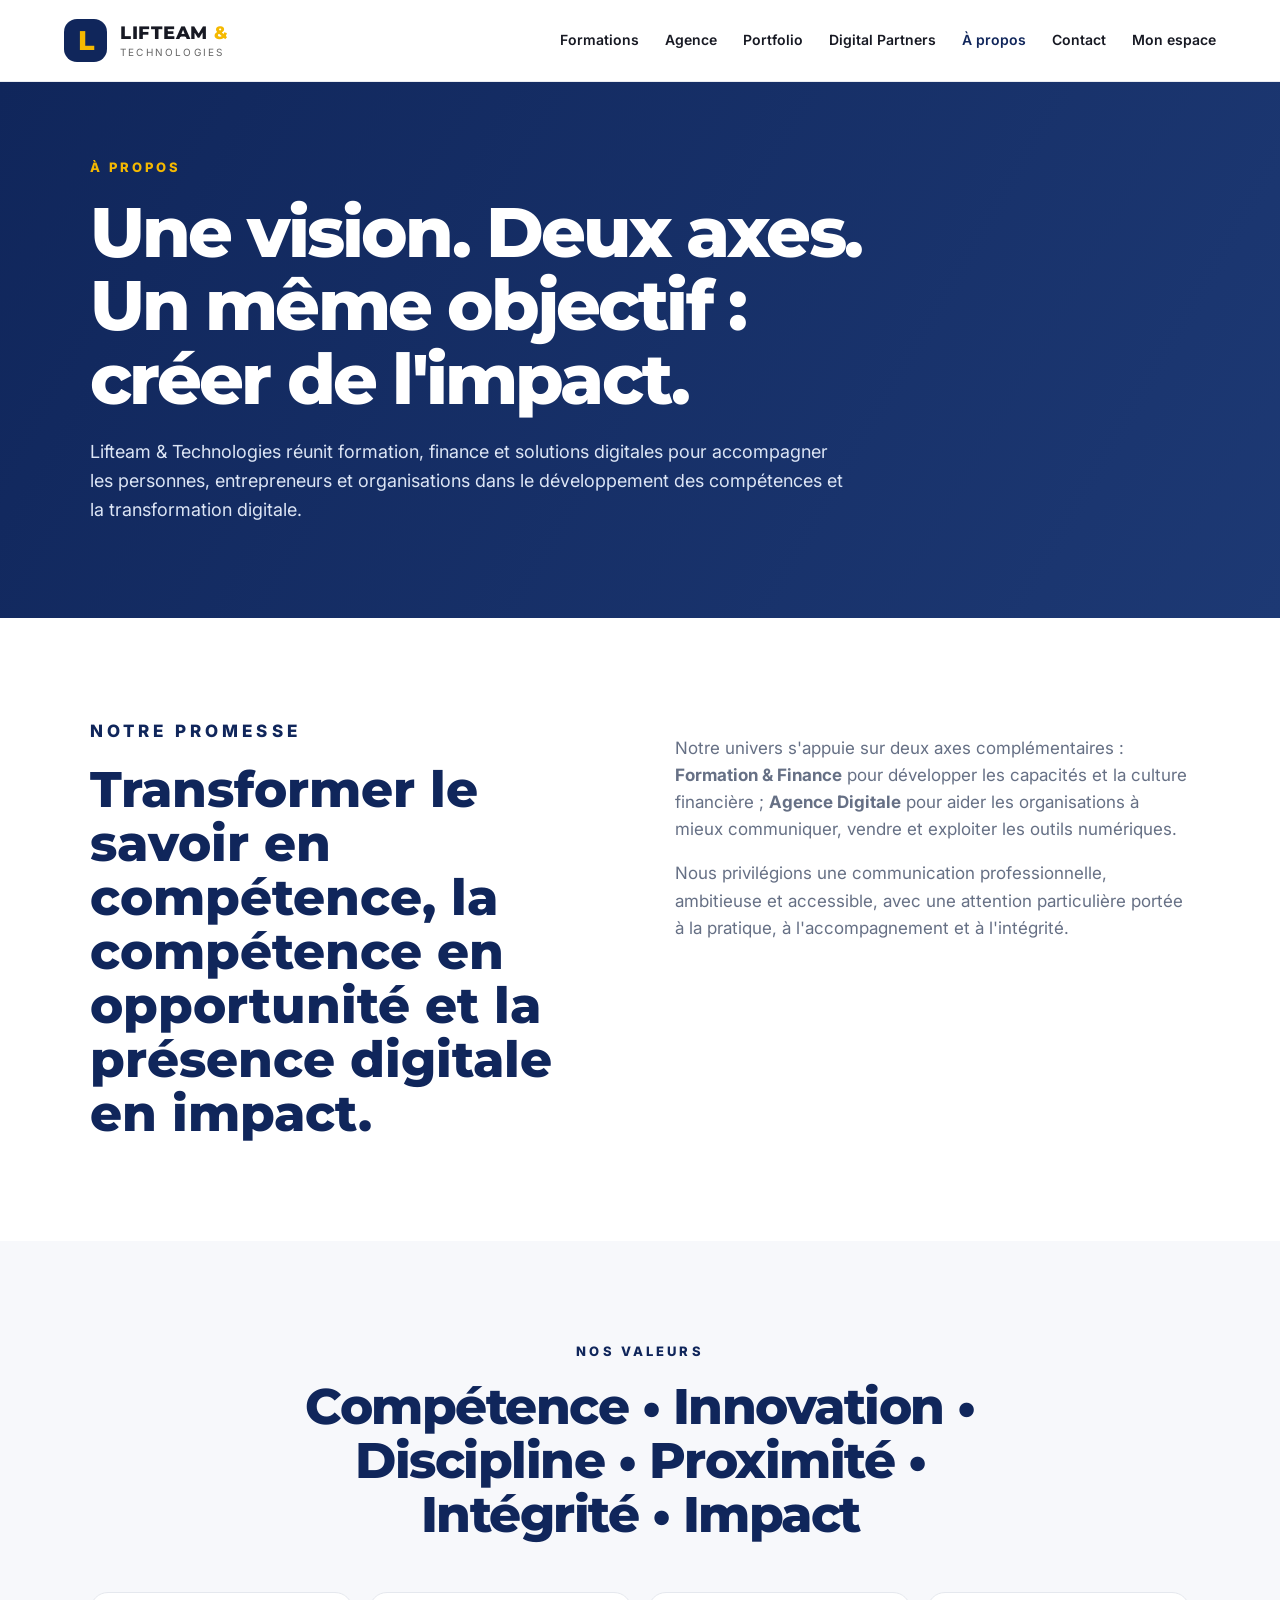
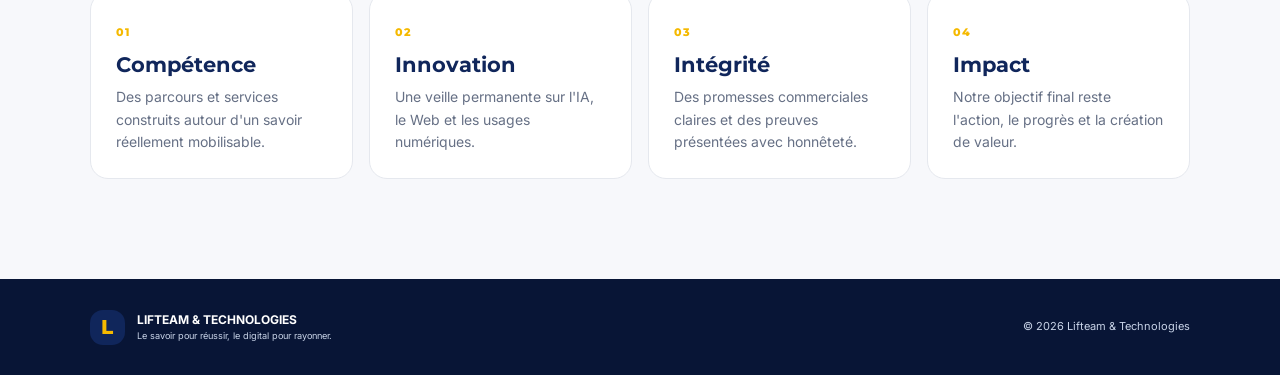
<file: a-propos.html>
<!doctype html><html lang="fr"><head><meta charset="utf-8"><meta name="viewport" content="width=device-width, initial-scale=1"><meta name="description" content="À propos de Lifteam & Technologies : vision, mission, valeurs et méthode."><meta name="theme-color" content="#10265B"><title>À propos | Lifteam & Technologies</title><link rel="stylesheet" href="styles.css"><link href="https://fonts.googleapis.com/css2?family=Inter:wght@400;500;600;700;800&family=Montserrat:wght@600;700;800&display=swap" rel="stylesheet"></head><body><header class="site-header"><a class="brand" href="index.html"><span class="brand-mark">L</span><span><strong>LIFTEAM <em>&amp;</em></strong><small>TECHNOLOGIES</small></span></a><nav class="desktop-nav"><a href="index.html#formations">Formations</a><a href="agence.html">Agence</a><a href="portfolio.html">Portfolio</a><a href="digital-partners.html">Digital Partners</a><a class="active-link" href="a-propos.html">À propos</a><a href="index.html#contact">Contact</a><a href="auth.html">Mon espace</a></nav><button class="menu-btn" aria-label="Menu">☰</button></header><main><section class="inner-hero compact"><p class="eyebrow">À PROPOS</p><h1>Une vision. Deux axes. Un même objectif : créer de l'impact.</h1><p>Lifteam & Technologies réunit formation, finance et solutions digitales pour accompagner les personnes, entrepreneurs et organisations dans le développement des compétences et la transformation digitale.</p></section><section class="section about-page"><div class="about-columns"><div><p class="eyebrow dark">NOTRE PROMESSE</p><h2>Transformer le savoir en compétence, la compétence en opportunité et la présence digitale en impact.</h2></div><div><p>Notre univers s'appuie sur deux axes complémentaires : <strong>Formation & Finance</strong> pour développer les capacités et la culture financière ; <strong>Agence Digitale</strong> pour aider les organisations à mieux communiquer, vendre et exploiter les outils numériques.</p><p>Nous privilégions une communication professionnelle, ambitieuse et accessible, avec une attention particulière portée à la pratique, à l'accompagnement et à l'intégrité.</p></div></div></section><section class="section values"><div class="section-heading centered"><p class="eyebrow dark">NOS VALEURS</p><h2>Compétence • Innovation • Discipline • Proximité • Intégrité • Impact</h2></div><div class="proof-grid"><div><span>01</span><h3>Compétence</h3><p>Des parcours et services construits autour d'un savoir réellement mobilisable.</p></div><div><span>02</span><h3>Innovation</h3><p>Une veille permanente sur l'IA, le Web et les usages numériques.</p></div><div><span>03</span><h3>Intégrité</h3><p>Des promesses commerciales claires et des preuves présentées avec honnêteté.</p></div><div><span>04</span><h3>Impact</h3><p>Notre objectif final reste l'action, le progrès et la création de valeur.</p></div></div></section></main><footer><div class="footer-brand"><span class="brand-mark">L</span><div><strong>LIFTEAM &amp; TECHNOLOGIES</strong><small>Le savoir pour réussir, le digital pour rayonner.</small></div></div><p>© 2026 Lifteam &amp; Technologies</p></footer><script src="script.js"></script><script src="referral.js"></script></body></html>
</file>
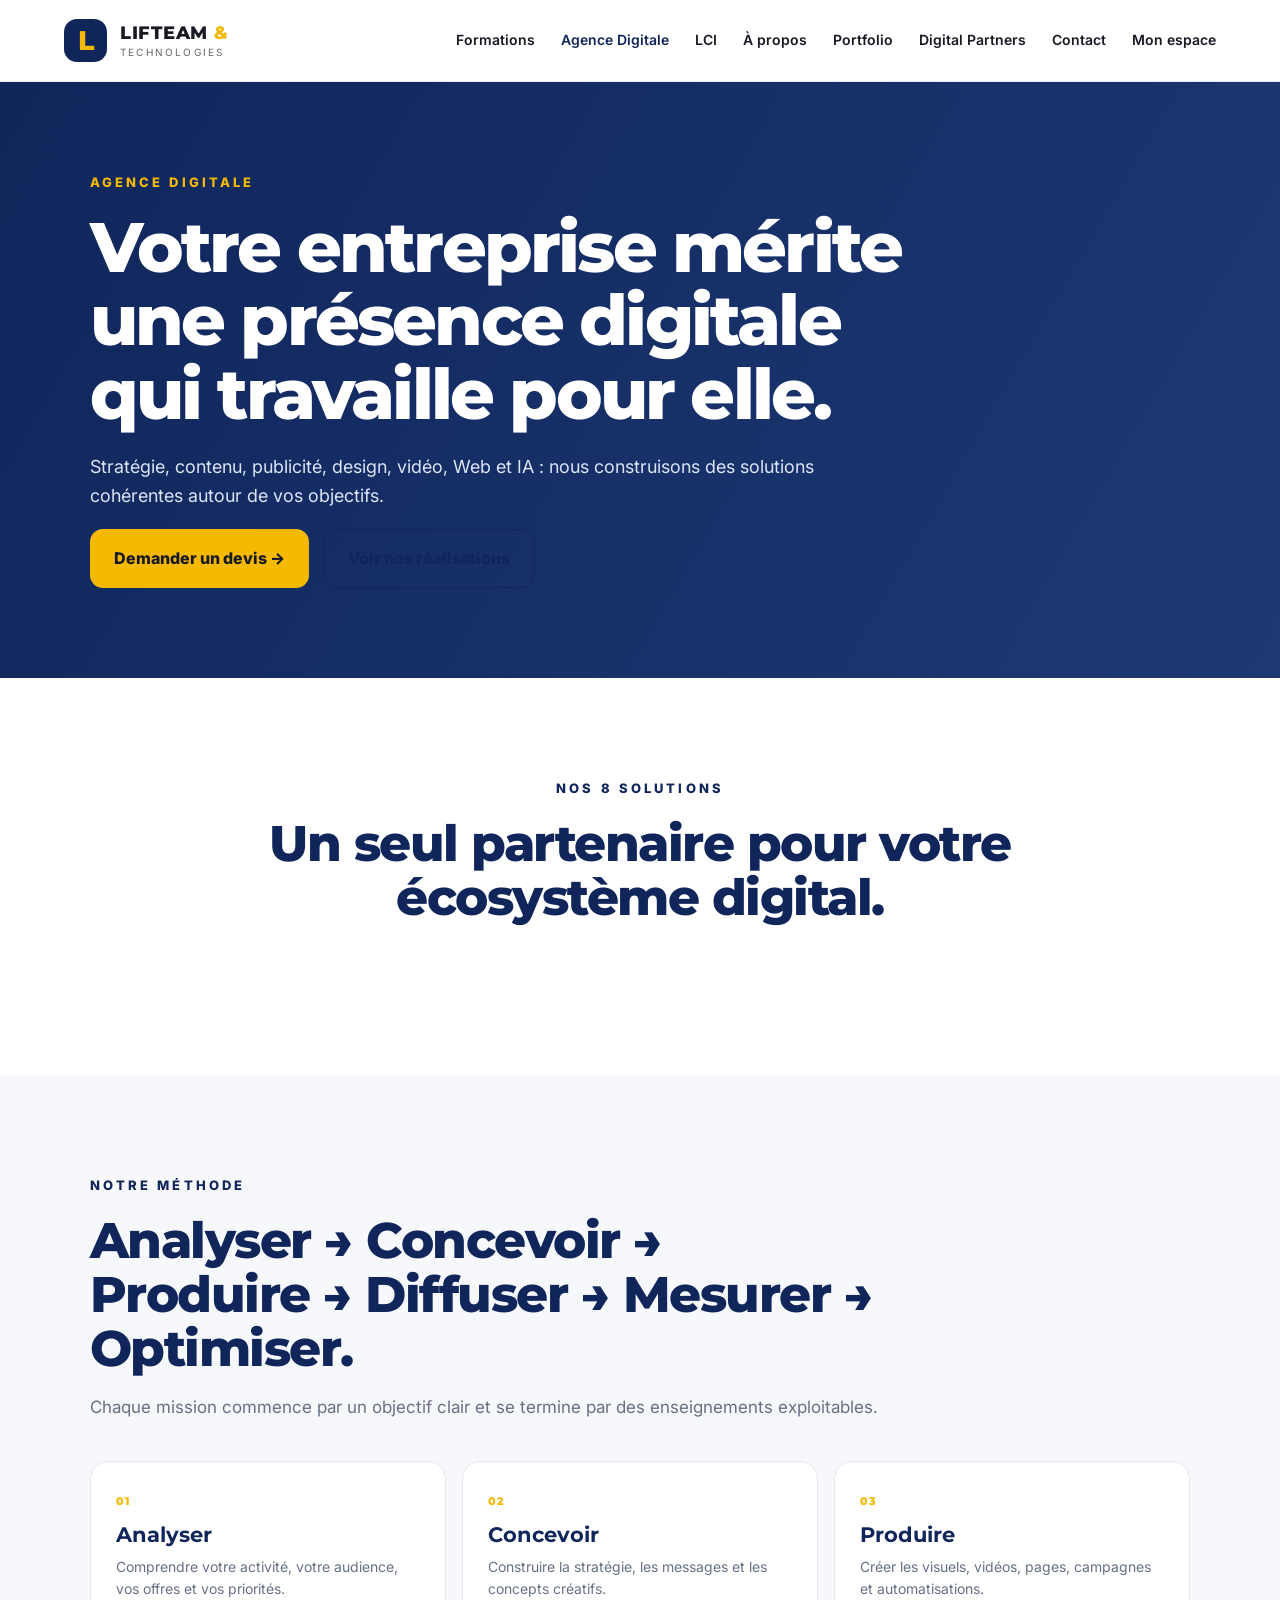
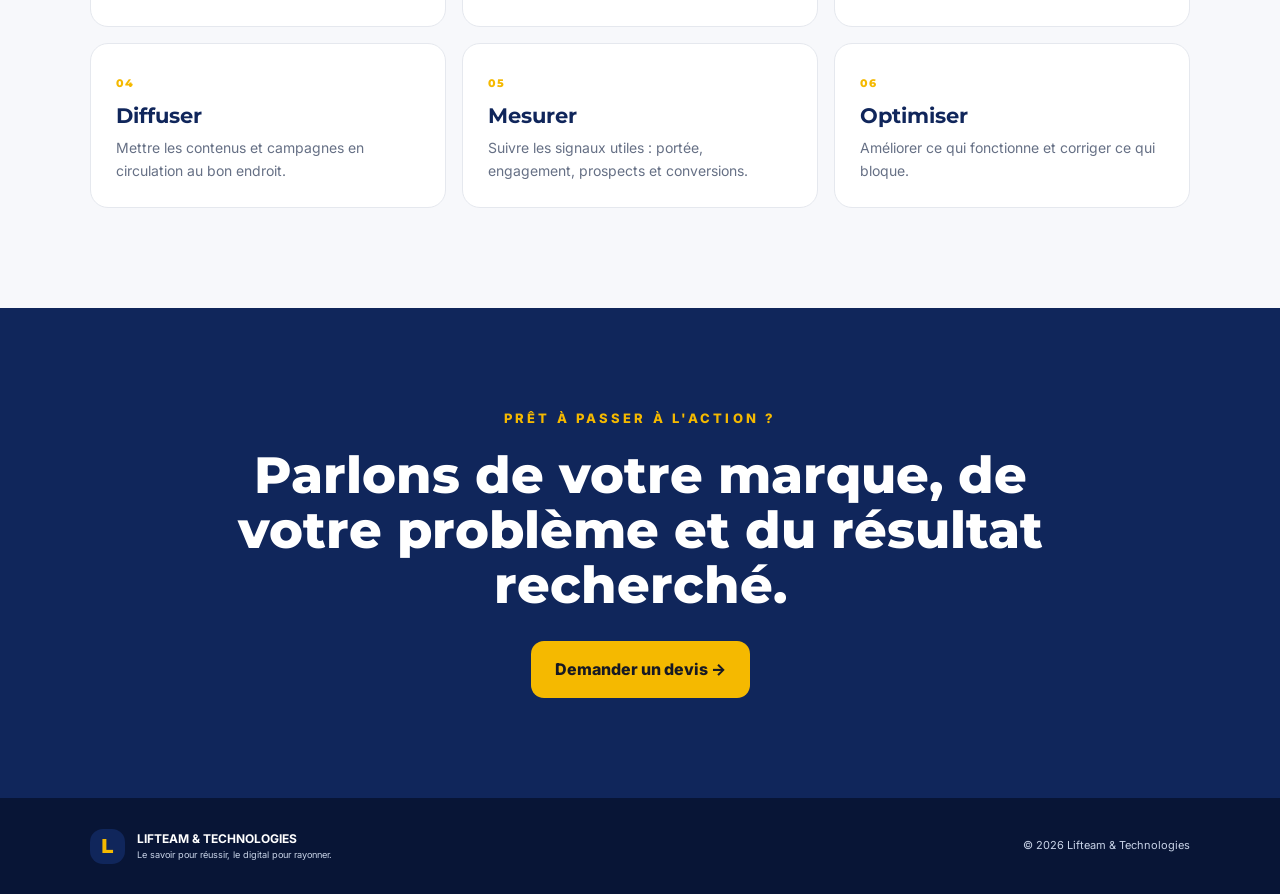
<file: agence.html>
<!doctype html><html lang="fr"><head><meta charset="utf-8"><meta name="viewport" content="width=device-width, initial-scale=1"><meta name="description" content="Agence Digitale Lifteam & Technologies : stratégie, réseaux sociaux, contenu, publicité, design, vidéo, sites Web et automatisation IA."><meta name="theme-color" content="#10265B"><title>Agence Digitale | Lifteam & Technologies</title><link rel="stylesheet" href="styles.css"><link href="https://fonts.googleapis.com/css2?family=Inter:wght@400;500;600;700;800&family=Montserrat:wght@600;700;800&display=swap" rel="stylesheet"></head><body>
<header class="site-header"><a class="brand" href="index.html"><span class="brand-mark">L</span><span><strong>LIFTEAM <em>&amp;</em></strong><small>TECHNOLOGIES</small></span></a><nav class="desktop-nav"><a href="index.html#formations">Formations</a><a class="active-link" href="agence.html">Agence Digitale</a><a href="index.html#lci">LCI</a><a href="a-propos.html">À propos</a><a href="portfolio.html">Portfolio</a><a href="digital-partners.html">Digital Partners</a><a href="index.html#contact">Contact</a><a href="auth.html">Mon espace</a></nav><button class="menu-btn" aria-label="Menu">☰</button></header>
<main><section class="inner-hero"><p class="eyebrow">AGENCE DIGITALE</p><h1>Votre entreprise mérite une présence digitale qui travaille pour elle.</h1><p>Stratégie, contenu, publicité, design, vidéo, Web et IA : nous construisons des solutions cohérentes autour de vos objectifs.</p><div class="actions"><a class="btn btn-gold" href="index.html#contact">Demander un devis →</a><a class="btn btn-outline dark-outline" href="portfolio.html">Voir nos réalisations</a></div></section>
<section class="section"><div class="section-heading centered"><p class="eyebrow dark">NOS 8 SOLUTIONS</p><h2>Un seul partenaire pour votre écosystème digital.</h2></div><div class="service-grid service-grid-large" id="agencyServices"></div></section>
<section class="section process"><div class="section-heading"><p class="eyebrow dark">NOTRE MÉTHODE</p><h2>Analyser → Concevoir → Produire → Diffuser → Mesurer → Optimiser.</h2><p>Chaque mission commence par un objectif clair et se termine par des enseignements exploitables.</p></div><div class="process-grid"><div><span>01</span><h3>Analyser</h3><p>Comprendre votre activité, votre audience, vos offres et vos priorités.</p></div><div><span>02</span><h3>Concevoir</h3><p>Construire la stratégie, les messages et les concepts créatifs.</p></div><div><span>03</span><h3>Produire</h3><p>Créer les visuels, vidéos, pages, campagnes et automatisations.</p></div><div><span>04</span><h3>Diffuser</h3><p>Mettre les contenus et campagnes en circulation au bon endroit.</p></div><div><span>05</span><h3>Mesurer</h3><p>Suivre les signaux utiles : portée, engagement, prospects et conversions.</p></div><div><span>06</span><h3>Optimiser</h3><p>Améliorer ce qui fonctionne et corriger ce qui bloque.</p></div></div></section>
<section class="section quote-cta"><p class="eyebrow">PRÊT À PASSER À L'ACTION ?</p><h2>Parlons de votre marque, de votre problème et du résultat recherché.</h2><a class="btn btn-gold" href="index.html#contact">Demander un devis →</a></section></main><footer><div class="footer-brand"><span class="brand-mark">L</span><div><strong>LIFTEAM &amp; TECHNOLOGIES</strong><small>Le savoir pour réussir, le digital pour rayonner.</small></div></div><p>© 2026 Lifteam &amp; Technologies</p></footer><script src="script.js"></script><script src="referral.js"></script></body></html>
</file>
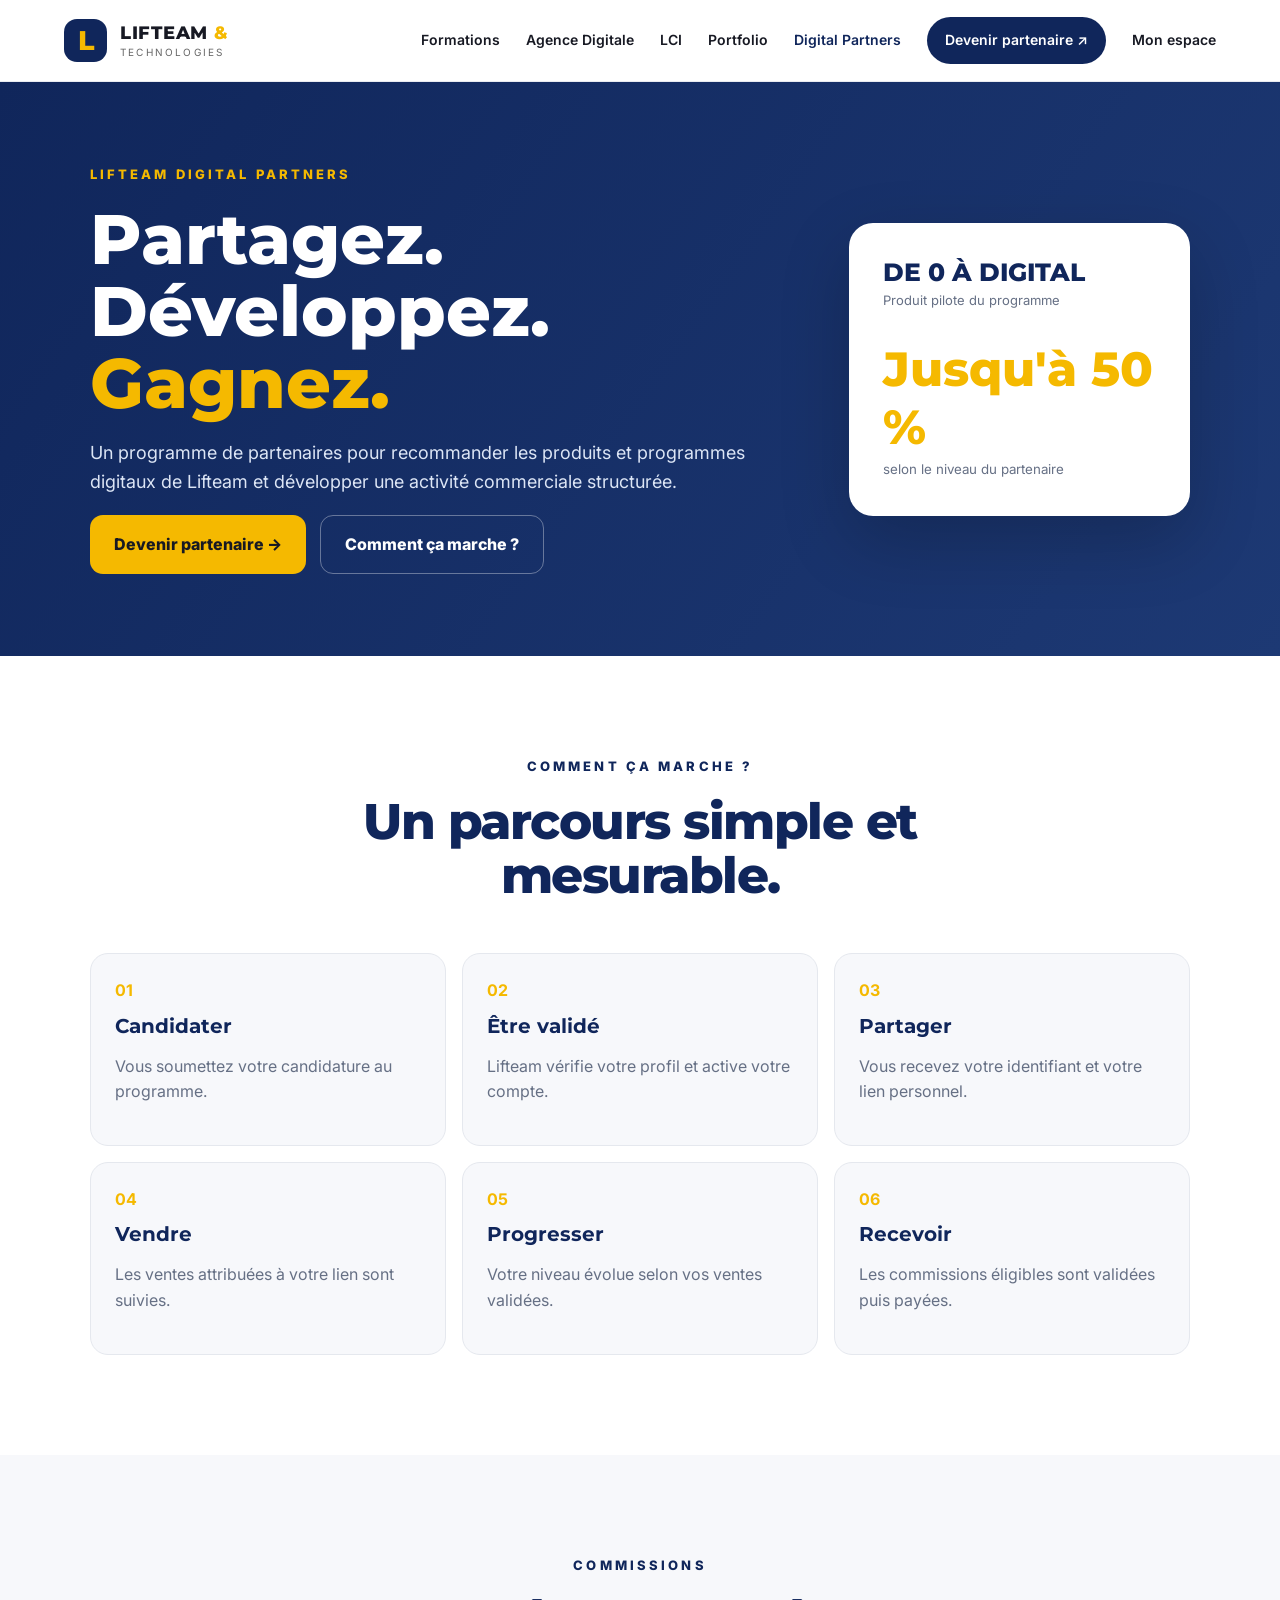
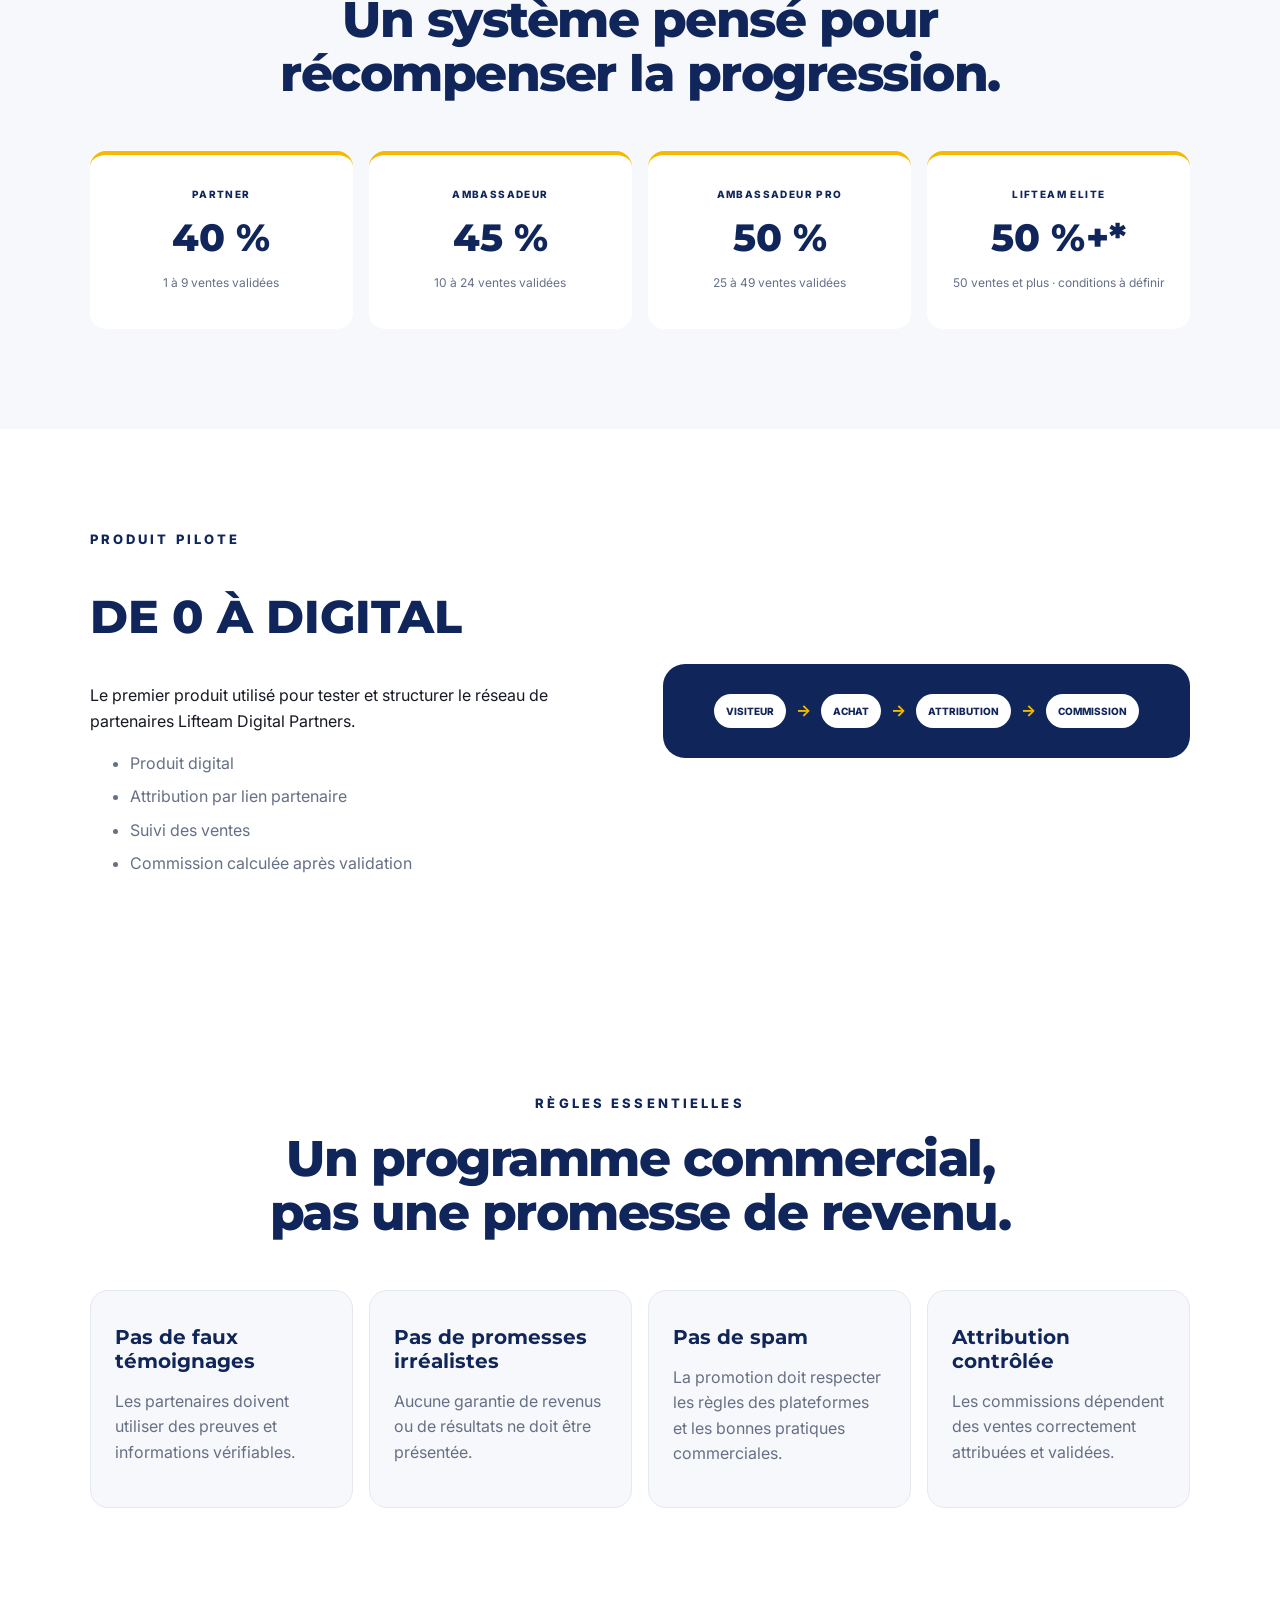
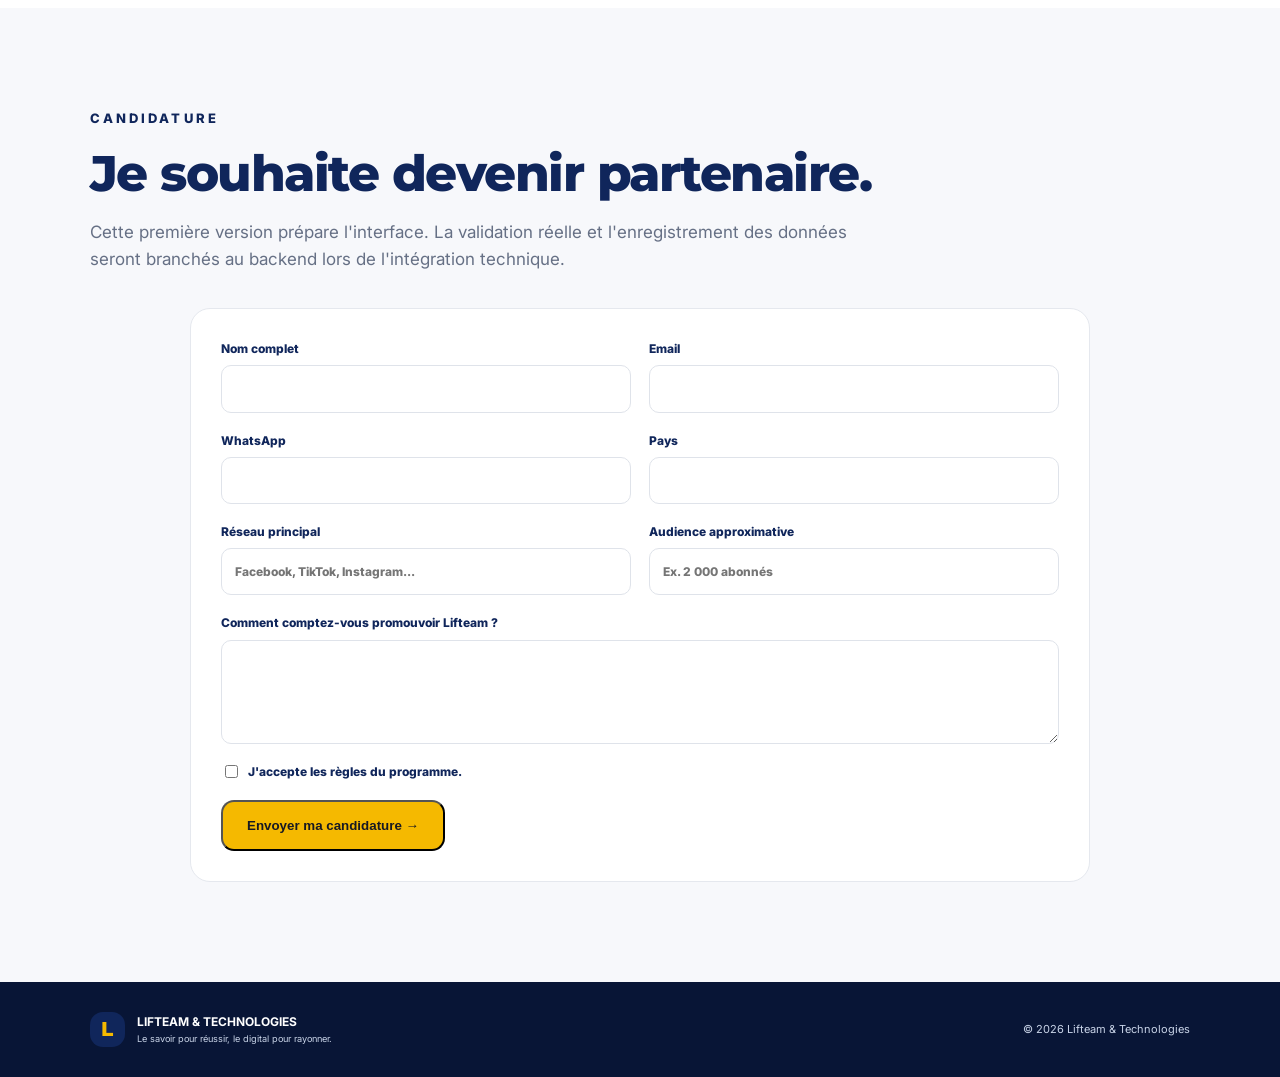
<file: digital-partners.html>
<!doctype html>
<html lang="fr">
<head>
<meta charset="utf-8">
<meta name="viewport" content="width=device-width, initial-scale=1">
<meta name="description" content="Lifteam Digital Partners — programme de partenaires de Lifteam & Technologies.">
<meta name="theme-color" content="#10265B">
<title>Lifteam Digital Partners | Lifteam & Technologies</title>
<link rel="stylesheet" href="styles.css">
<link rel="stylesheet" href="digital-partners.css">
<link href="https://fonts.googleapis.com/css2?family=Inter:wght@400;500;600;700;800&family=Montserrat:wght@600;700;800&display=swap" rel="stylesheet">
</head>
<body>
<header class="site-header">
<a class="brand" href="index.html"><span class="brand-mark">L</span><span><strong>LIFTEAM <em>&amp;</em></strong><small>TECHNOLOGIES</small></span></a>
<nav class="desktop-nav">
<a href="index.html#formations">Formations</a>
<a href="agence.html">Agence Digitale</a>
<a href="index.html#lci">LCI</a>
<a href="portfolio.html">Portfolio</a>
<a class="active-link" href="digital-partners.html">Digital Partners</a>
<a class="nav-cta" href="#candidate">Devenir partenaire ↗</a>
<a href="auth.html">Mon espace</a></nav>
<button class="menu-btn" aria-label="Menu">☰</button>
</header>

<main>
<section class="dp-hero">
<div>
<p class="eyebrow">LIFTEAM DIGITAL PARTNERS</p>
<h1>Partagez. Développez. <span>Gagnez.</span></h1>
<p>Un programme de partenaires pour recommander les produits et programmes digitaux de Lifteam et développer une activité commerciale structurée.</p>
<div class="actions">
<a class="btn btn-gold" href="#candidate">Devenir partenaire →</a>
<a class="btn btn-outline" href="#how">Comment ça marche ?</a>
</div>
</div>
<div class="dp-card">
<strong>DE 0 À DIGITAL</strong>
<span>Produit pilote du programme</span>
<div class="dp-rate">Jusqu'à 50 %</div>
<small>selon le niveau du partenaire</small>
</div>
</section>

<section class="section" id="how">
<div class="section-heading centered">
<p class="eyebrow dark">COMMENT ÇA MARCHE ?</p>
<h2>Un parcours simple et mesurable.</h2>
</div>
<div class="dp-steps">
<div><b>01</b><h3>Candidater</h3><p>Vous soumettez votre candidature au programme.</p></div>
<div><b>02</b><h3>Être validé</h3><p>Lifteam vérifie votre profil et active votre compte.</p></div>
<div><b>03</b><h3>Partager</h3><p>Vous recevez votre identifiant et votre lien personnel.</p></div>
<div><b>04</b><h3>Vendre</h3><p>Les ventes attribuées à votre lien sont suivies.</p></div>
<div><b>05</b><h3>Progresser</h3><p>Votre niveau évolue selon vos ventes validées.</p></div>
<div><b>06</b><h3>Recevoir</h3><p>Les commissions éligibles sont validées puis payées.</p></div>
</div>
</section>

<section class="section dp-levels">
<div class="section-heading centered">
<p class="eyebrow dark">COMMISSIONS</p><h2>Un système pensé pour récompenser la progression.</h2>
</div>
<div class="level-grid">
<div><span>PARTNER</span><strong>40 %</strong><p>1 à 9 ventes validées</p></div>
<div><span>AMBASSADEUR</span><strong>45 %</strong><p>10 à 24 ventes validées</p></div>
<div><span>AMBASSADEUR PRO</span><strong>50 %</strong><p>25 à 49 ventes validées</p></div>
<div><span>LIFTEAM ELITE</span><strong>50 %+*</strong><p>50 ventes et plus · conditions à définir</p></div>
</div>
</section>

<section class="section dp-product">
<div>
<p class="eyebrow dark">PRODUIT PILOTE</p>
<h2>DE 0 À DIGITAL</h2>
<p>Le premier produit utilisé pour tester et structurer le réseau de partenaires Lifteam Digital Partners.</p>
<ul>
<li>Produit digital</li>
<li>Attribution par lien partenaire</li>
<li>Suivi des ventes</li>
<li>Commission calculée après validation</li>
</ul>
</div>
<div class="dp-loop"><span>VISITEUR</span><b>→</b><span>ACHAT</span><b>→</b><span>ATTRIBUTION</span><b>→</b><span>COMMISSION</span></div>
</section>

<section class="section dp-trust">
<div class="section-heading centered"><p class="eyebrow dark">RÈGLES ESSENTIELLES</p><h2>Un programme commercial, pas une promesse de revenu.</h2></div>
<div class="rule-grid">
<div><h3>Pas de faux témoignages</h3><p>Les partenaires doivent utiliser des preuves et informations vérifiables.</p></div>
<div><h3>Pas de promesses irréalistes</h3><p>Aucune garantie de revenus ou de résultats ne doit être présentée.</p></div>
<div><h3>Pas de spam</h3><p>La promotion doit respecter les règles des plateformes et les bonnes pratiques commerciales.</p></div>
<div><h3>Attribution contrôlée</h3><p>Les commissions dépendent des ventes correctement attribuées et validées.</p></div>
</div>
</section>

<section class="section dp-form" id="candidate">
<div class="section-heading">
<p class="eyebrow dark">CANDIDATURE</p>
<h2>Je souhaite devenir partenaire.</h2>
<p>Cette première version prépare l'interface. La validation réelle et l'enregistrement des données seront branchés au backend lors de l'intégration technique.</p>
</div>
<form onsubmit="event.preventDefault(); document.querySelector('#candidateMsg').hidden=false;">
<div class="form-grid">
<label>Nom complet<input required name="name"></label>
<label>Email<input required type="email" name="email"></label>
<label>WhatsApp<input required name="whatsapp"></label>
<label>Pays<input required name="country"></label>
<label>Réseau principal<input name="network" placeholder="Facebook, TikTok, Instagram..."></label>
<label>Audience approximative<input name="audience" placeholder="Ex. 2 000 abonnés"></label>
</div>
<label class="full-field">Comment comptez-vous promouvoir Lifteam ?<textarea name="method" rows="4"></textarea></label>
<label class="check"><input required type="checkbox"> J'accepte les règles du programme.</label>
<button class="btn btn-gold" type="submit">Envoyer ma candidature →</button>
<p id="candidateMsg" class="candidate-msg" hidden>Candidature de démonstration enregistrée dans l'interface. La connexion au backend sera effectuée dans la prochaine phase.</p>
</form>
</section>
</main>
<footer><div class="footer-brand"><span class="brand-mark">L</span><div><strong>LIFTEAM &amp; TECHNOLOGIES</strong><small>Le savoir pour réussir, le digital pour rayonner.</small></div></div><p>© 2026 Lifteam &amp; Technologies</p></footer>
<script src="script.js"></script>
    <script src="digital-partners.js"></script>
<script src="referral.js"></script></body>
</html>
</file>
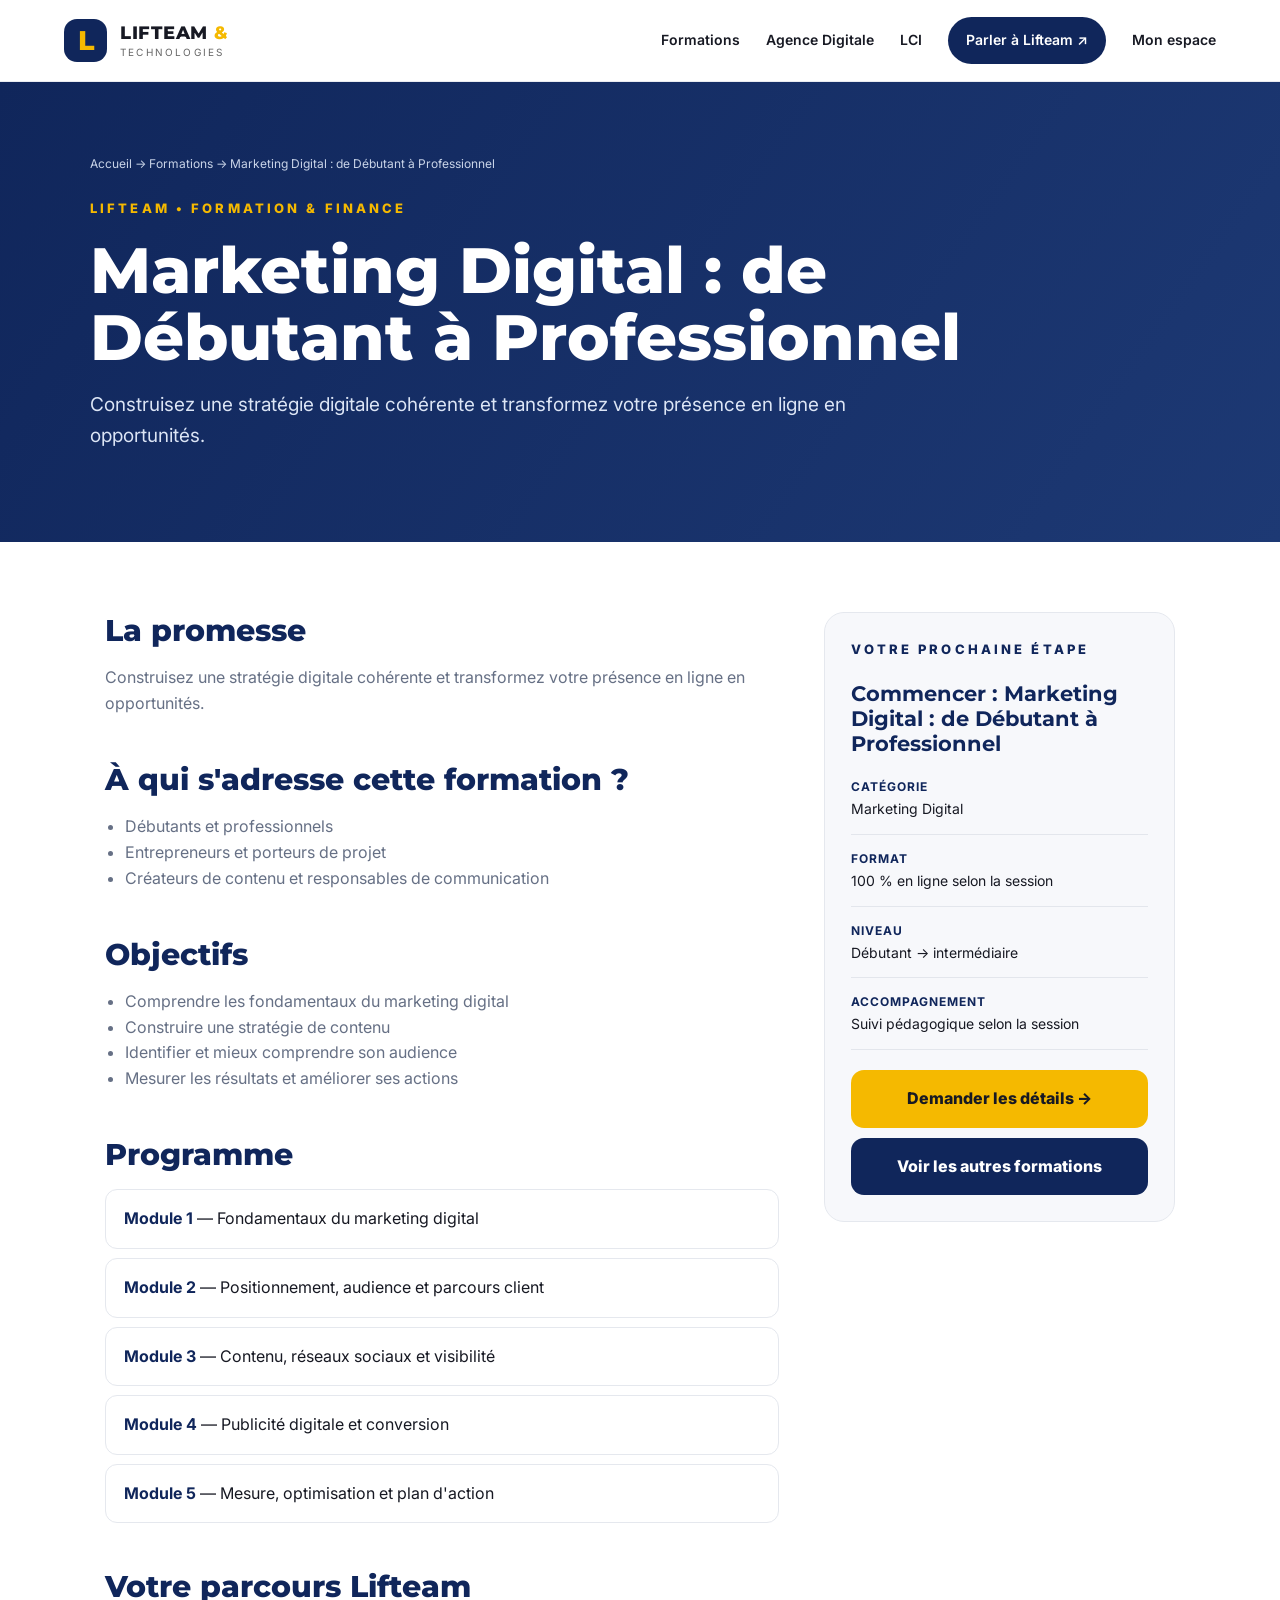
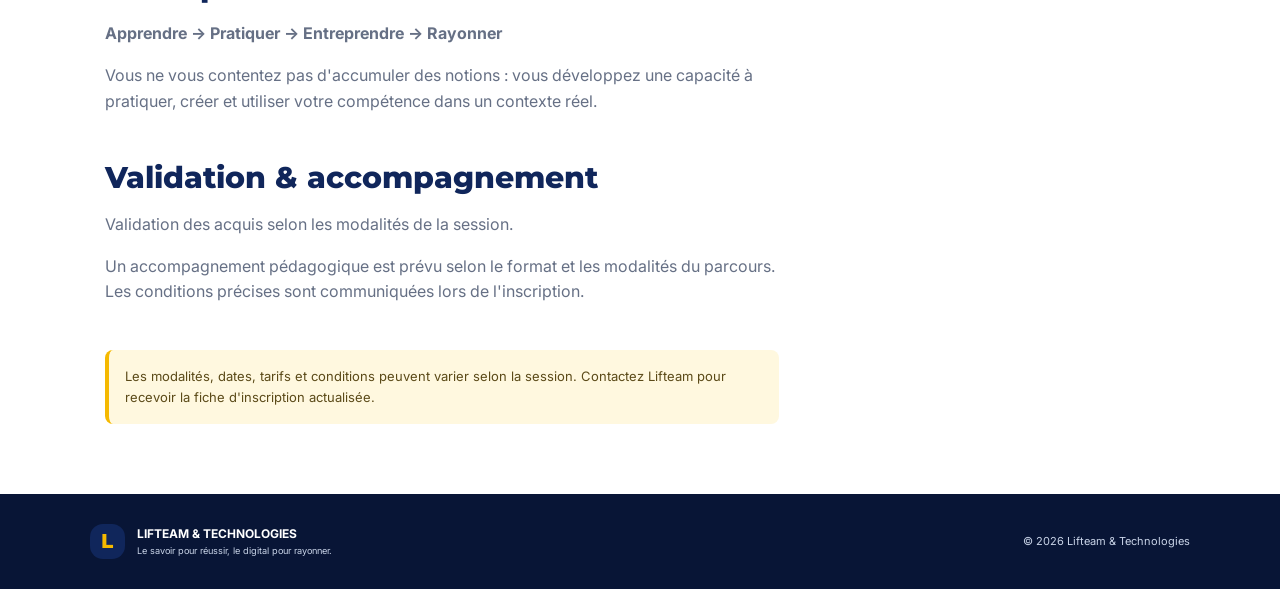
<file: formation.html>
<!doctype html>
<html lang="fr">
<head>
<meta charset="utf-8">
<meta name="viewport" content="width=device-width, initial-scale=1">
<meta name="description" content="Fiche formation Lifteam & Technologies">
<title>Formation | Lifteam & Technologies</title>
<link rel="preconnect" href="https://fonts.googleapis.com">
<link rel="preconnect" href="https://fonts.gstatic.com" crossorigin>
<link href="https://fonts.googleapis.com/css2?family=Inter:wght@400;500;600;700;800&family=Montserrat:wght@600;700;800&display=swap" rel="stylesheet">
<link rel="stylesheet" href="styles.css">
<style>
.detail-hero{background:linear-gradient(125deg,#10265b,#1d3974);color:#fff;padding:72px 7%}
.detail-wrap{max-width:1100px;margin:auto}
.breadcrumb{font-size:12px;color:#c9d4e8;margin-bottom:25px}
.detail-hero h1{font:800 clamp(38px,6vw,64px)/1.05 Montserrat;margin:0 0 18px;max-width:900px}
.detail-hero .promise{font-size:19px;color:#dce5f5;max-width:800px}
.detail-main{display:grid;grid-template-columns:1.25fr .65fr;gap:45px;padding:70px 7%;max-width:1250px;margin:auto}
.detail-main h2{font:800 30px Montserrat;color:#10265b;margin:0 0 16px}
.detail-main h3{font:700 21px Montserrat;color:#10265b}
.detail-main p,.detail-main li{color:#667085}
.detail-main ul{padding-left:20px}
.detail-side{background:#f7f8fb;border:1px solid #e5e8ee;border-radius:20px;padding:26px;height:max-content;position:sticky;top:100px}
.meta{display:grid;gap:14px;margin:20px 0}
.meta div{border-bottom:1px solid #e3e6ec;padding-bottom:12px}
.meta strong{display:block;color:#10265b;font-size:12px;text-transform:uppercase;letter-spacing:.08em}
.meta span{font-size:14px}
.cta-stack{display:grid;gap:10px}
.detail-section{margin-bottom:45px}
.module{padding:16px 18px;border:1px solid #e5e8ee;border-radius:12px;margin:9px 0;background:#fff}
.module strong{color:#10265b}
.notice{background:#fff8df;border-left:4px solid #f5b900;padding:16px;border-radius:8px;color:#5b4a18;font-size:13px}
@media(max-width:850px){.detail-main{grid-template-columns:1fr}.detail-side{position:static}.detail-hero{padding:55px 6%}.detail-main{padding:55px 6%}}
</style>
</head>
<body>
<header class="site-header">
<a class="brand" href="index.html"><span class="brand-mark">L</span><span><strong>LIFTEAM <em>&amp;</em></strong><small>TECHNOLOGIES</small></span></a>
<nav class="desktop-nav"><a href="index.html#formations">Formations</a><a href="index.html#agence">Agence Digitale</a><a href="index.html#lci">LCI</a><a class="nav-cta" href="index.html#contact">Parler à Lifteam ↗</a><a href="auth.html">Mon espace</a></nav>
<a class="menu-btn" href="index.html">☰</a>
</header>

<section class="detail-hero">
<div class="detail-wrap">
<div class="breadcrumb"><a href="index.html">Accueil</a> → <a href="index.html#formations">Formations</a> → <span id="crumb">Formation</span></div>
<p class="eyebrow">LIFTEAM • FORMATION &amp; FINANCE</p>
<h1 id="title">Formation Lifteam</h1>
<p class="promise" id="promise">Développez une compétence utile, pratique et directement mobilisable.</p>
</div>
</section>

<main class="detail-main">
<div>
<section class="detail-section">
<h2>La promesse</h2>
<p id="promise2"></p>
</section>

<section class="detail-section">
<h2>À qui s'adresse cette formation ?</h2>
<ul id="audience"></ul>
</section>

<section class="detail-section">
<h2>Objectifs</h2>
<ul id="objectives"></ul>
</section>

<section class="detail-section">
<h2>Programme</h2>
<div id="modules"></div>
</section>

<section class="detail-section">
<h2>Votre parcours Lifteam</h2>
<p><strong>Apprendre → Pratiquer → Entreprendre → Rayonner</strong></p>
<p>Vous ne vous contentez pas d'accumuler des notions : vous développez une capacité à pratiquer, créer et utiliser votre compétence dans un contexte réel.</p>
</section>

<section class="detail-section">
<h2>Validation &amp; accompagnement</h2>
<p id="validation"></p>
<p>Un accompagnement pédagogique est prévu selon le format et les modalités du parcours. Les conditions précises sont communiquées lors de l'inscription.</p>
</section>

<div class="notice">Les modalités, dates, tarifs et conditions peuvent varier selon la session. Contactez Lifteam pour recevoir la fiche d'inscription actualisée.</div>
</div>

<aside class="detail-side">
<p class="eyebrow dark">VOTRE PROCHAINE ÉTAPE</p>
<h3 id="sideTitle">Commencer la formation</h3>
<div class="meta">
<div><strong>Catégorie</strong><span id="category"></span></div>
<div><strong>Format</strong><span id="format"></span></div>
<div><strong>Niveau</strong><span id="level"></span></div>
<div><strong>Accompagnement</strong><span id="support"></span></div>
</div>
<div class="cta-stack">
<a id="whatsapp" class="btn btn-gold" target="_blank" rel="noopener">Demander les détails →</a>
<a href="index.html#formations" class="btn btn-dark">Voir les autres formations</a>
</div>
</aside>
</main>

<footer><div class="footer-brand"><span class="brand-mark">L</span><div><strong>LIFTEAM &amp; TECHNOLOGIES</strong><small>Le savoir pour réussir, le digital pour rayonner.</small></div></div><p>© 2026 Lifteam &amp; Technologies</p></footer>

<script>
const catalog = {
"Marketing Digital : de Débutant à Professionnel":{
cat:"Marketing Digital",promise:"Construisez une stratégie digitale cohérente et transformez votre présence en ligne en opportunités.",aud:["Débutants et professionnels","Entrepreneurs et porteurs de projet","Créateurs de contenu et responsables de communication"],obj:["Comprendre les fondamentaux du marketing digital","Construire une stratégie de contenu","Identifier et mieux comprendre son audience","Mesurer les résultats et améliorer ses actions"],mods:["Fondamentaux du marketing digital","Positionnement, audience et parcours client","Contenu, réseaux sociaux et visibilité","Publicité digitale et conversion","Mesure, optimisation et plan d'action"],format:"100 % en ligne selon la session",level:"Débutant → intermédiaire",support:"Suivi pédagogique selon la session",validation:"Validation des acquis selon les modalités de la session."
},
"Community Management & Réseaux Sociaux":{
cat:"Marketing Digital",promise:"Apprenez à gérer, animer et développer une présence professionnelle sur les réseaux sociaux.",aud:["Débutants","Entrepreneurs et petites entreprises","Community managers en devenir"],obj:["Créer une ligne éditoriale","Planifier et publier des contenus","Animer une communauté","Analyser les performances"],mods:["Rôle et missions du community manager","Stratégie éditoriale","Création et calendrier de contenu","Engagement, modération et communauté","Statistiques et optimisation"],format:"100 % en ligne selon la session",level:"Débutant → intermédiaire",support:"Suivi pédagogique selon la session",validation:"Validation des acquis selon les modalités de la session."
},
"Création de Sites Web avec l’IA":{
cat:"IA & Automatisation",promise:"Utilisez l'intelligence artificielle pour concevoir, personnaliser et publier un site Web moderne.",aud:["Débutants sans expérience avancée en code","Entrepreneurs et freelances","Professionnels souhaitant accélérer leurs projets Web"],obj:["Comprendre la structure d'un site Web","Utiliser l'IA pour générer et améliorer du code","Personnaliser une interface","Préparer et publier un site"],mods:["Anatomie d'un site Web","Brief et architecture avec l'IA","HTML, CSS et personnalisation assistée","Responsive design et optimisation","Publication et bonnes pratiques"],format:"1 week-end / 100 % en ligne selon la session",level:"Débutant",support:"Exercices pratiques et accompagnement pendant la session",validation:"Projet pratique de création de site."
},
"Intelligence Artificielle : Fondamentaux & Applications":{
cat:"IA & Automatisation",promise:"Comprenez l'IA générative et apprenez à l'utiliser dans vos activités professionnelles.",aud:["Débutants","Professionnels de tous secteurs","Entrepreneurs, étudiants et créateurs"],obj:["Comprendre les concepts essentiels","Utiliser des assistants IA","Formuler de meilleures demandes","Identifier des cas d'usage professionnels"],mods:["Comprendre l'IA générative","ChatGPT et assistants IA","Prompting efficace","Création de contenu et productivité","Cas d'usage et bonnes pratiques"],format:"100 % en ligne selon la session",level:"Débutant",support:"Démonstrations et exercices pratiques",validation:"Exercices et/ou projet pratique selon la session."
},
"Automatisation Professionnelle avec ChatGPT":{
cat:"IA & Automatisation",promise:"Transformez les tâches répétitives en workflows plus rapides, structurés et intelligents.",aud:["Professionnels","Entrepreneurs","Assistants et responsables opérationnels"],obj:["Identifier les tâches automatisables","Construire des workflows assistés par IA","Créer des prompts réutilisables","Améliorer productivité et organisation"],mods:["Cartographier les tâches","Prompting orienté workflow","Automatisation de processus","Création de systèmes réutilisables","Projet d'automatisation"],format:"100 % en ligne selon la session",level:"Débutant → intermédiaire",support:"Accompagnement pratique",validation:"Projet d'automatisation."
},
"Prompt Engineering":{
cat:"IA & Automatisation",promise:"Apprenez à donner de meilleures instructions aux modèles d'IA pour obtenir des résultats plus précis et utiles.",aud:["Débutants","Professionnels utilisant l'IA","Créateurs et formateurs"],obj:["Comprendre la logique des prompts","Structurer une demande complexe","Créer des modèles réutilisables","Évaluer et améliorer les réponses"],mods:["Anatomie d'un prompt","Contexte, rôle, contraintes et exemples","Prompts complexes et chaînes de tâches","Évaluation et amélioration","Bibliothèque de prompts"],format:"100 % en ligne selon la session",level:"Débutant → intermédiaire",support:"Exercices corrigés",validation:"Travaux pratiques et validation des compétences."
},
"Trading pour Débutants":{
cat:"Finance",promise:"Construisez une culture de base des marchés et apprenez à lire un graphique dans une approche éducative et disciplinée.",aud:["Débutants complets","Personnes souhaitant comprendre les marchés","Apprenants voulant pratiquer sur environnement démo"],obj:["Comprendre les marchés et instruments","Lire les chandeliers et graphiques","Comprendre le risque et la gestion du capital","Construire une routine d'apprentissage"],mods:["Introduction aux marchés","Lecture des graphiques et chandeliers","Tendance, niveaux et scénarios","Gestion du risque","Pratique sur environnement démo"],format:"100 % en ligne selon la session",level:"Débutant",support:"Exercices et pratique guidée",validation:"Exercices pratiques selon la session."
},
"English for Success — EFS":{
cat:"Langues",promise:"Développez votre aisance en anglais grâce à une pratique régulière centrée sur l'expression et les situations utiles.",aud:["Membres de la communauté","Débutants et faux débutants","Personnes souhaitant gagner en aisance à l'oral"],obj:["Développer le vocabulaire utile","Améliorer la compréhension","Pratiquer des conversations","Gagner en confiance à l'oral"],mods:["Expressions essentielles","Conversation quotidienne","Vocabulaire professionnel","Compréhension et prononciation","Mises en situation"],format:"Sessions en ligne selon l'horaire du programme",level:"Débutant → intermédiaire",support:"Pratique et échanges en groupe",validation:"Exercices et progression suivie."
}
};

const params=new URLSearchParams(location.search);
const requested=params.get("course")||"Marketing Digital : de Débutant à Professionnel";
const data=catalog[requested]||catalog["Marketing Digital : de Débutant à Professionnel"];
document.title=data.cat+" — "+requested+" | Lifteam & Technologies";
document.querySelector("#title").textContent=requested;
document.querySelector("#crumb").textContent=requested;
document.querySelector("#promise").textContent=data.promise;
document.querySelector("#promise2").textContent=data.promise;
document.querySelector("#category").textContent=data.cat;
document.querySelector("#format").textContent=data.format;
document.querySelector("#level").textContent=data.level;
document.querySelector("#support").textContent=data.support;
document.querySelector("#validation").textContent=data.validation;
document.querySelector("#audience").innerHTML=data.aud.map(x=>`<li>${x}</li>`).join("");
document.querySelector("#objectives").innerHTML=data.obj.map(x=>`<li>${x}</li>`).join("");
document.querySelector("#modules").innerHTML=data.mods.map((x,i)=>`<div class="module"><strong>Module ${i+1}</strong> — ${x}</div>`).join("");
document.querySelector("#whatsapp").href="https://wa.me/50938700825?text="+encodeURIComponent("Bonjour Lifteam, je souhaite m'inscrire ou recevoir les détails de la formation : "+requested);
document.querySelector("#sideTitle").textContent="Commencer : "+requested;
</script>
<script src="referral.js"></script></body>
</html>
</file>
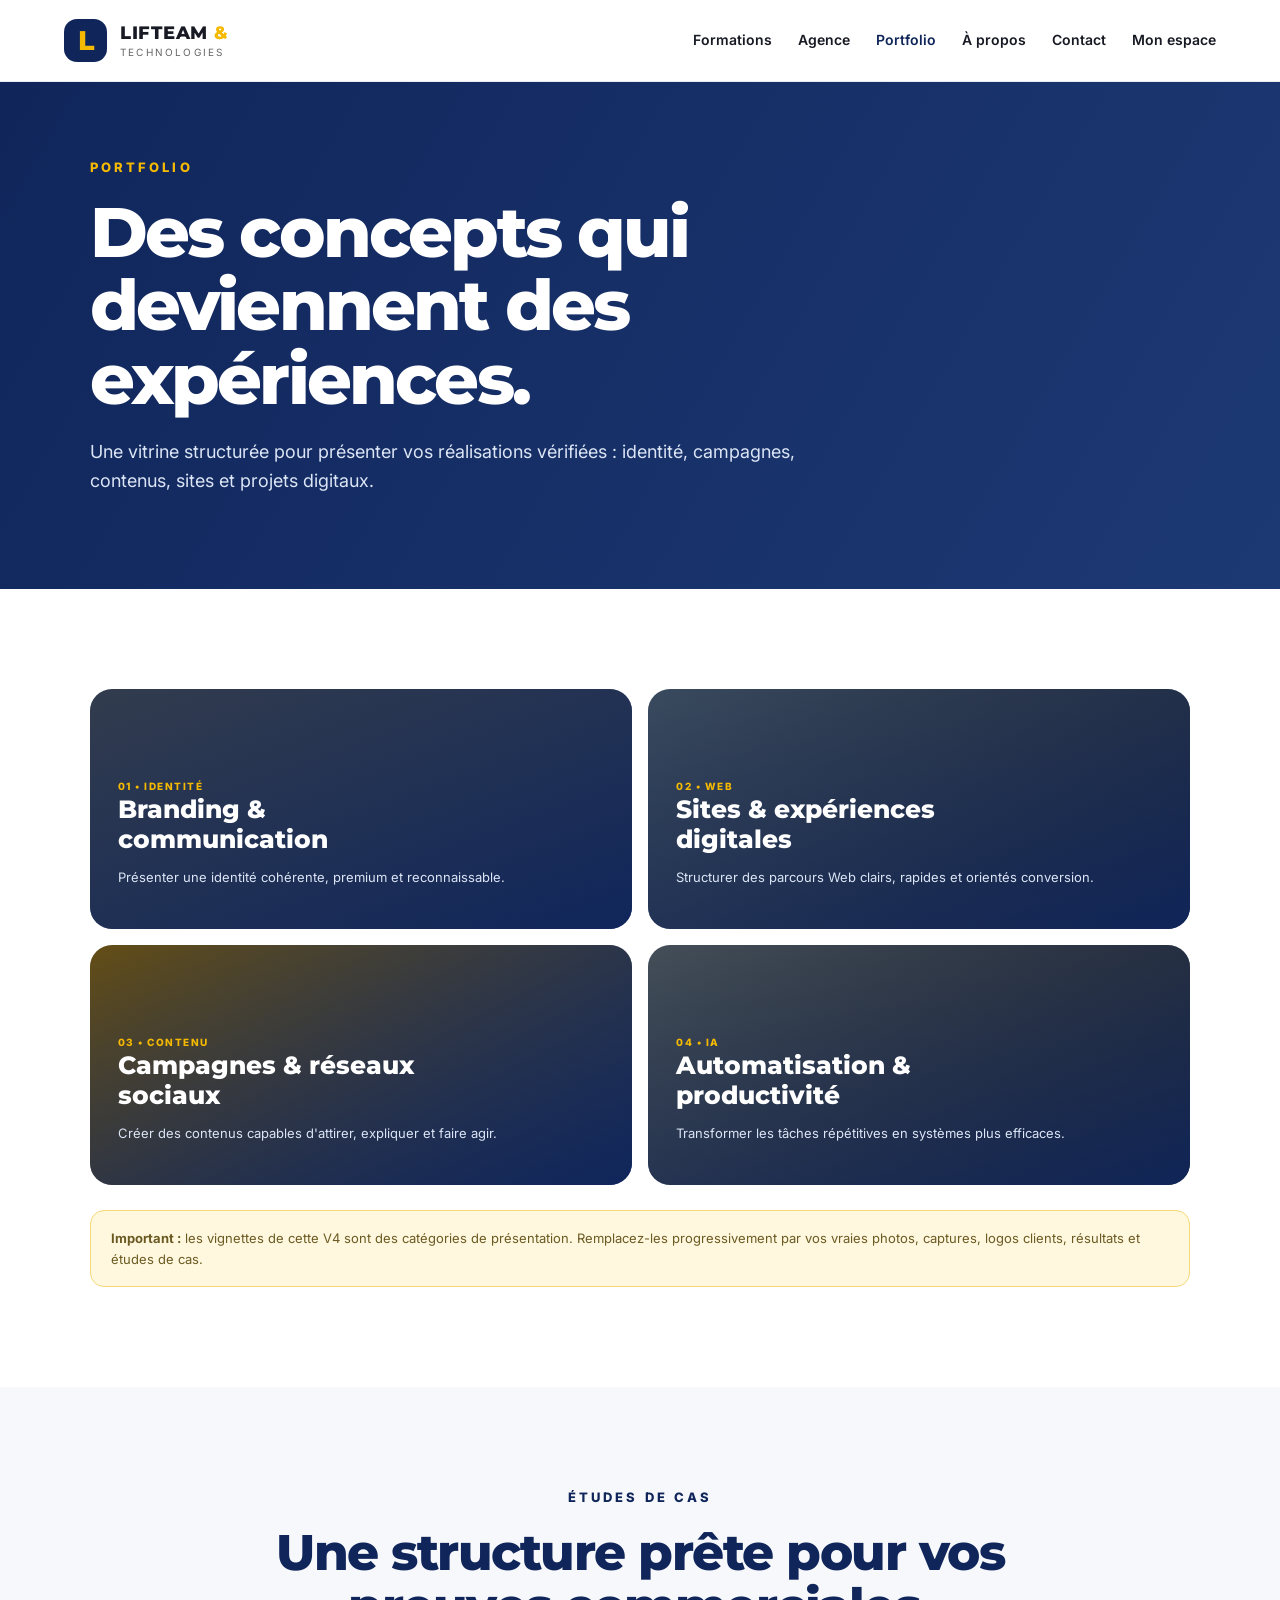
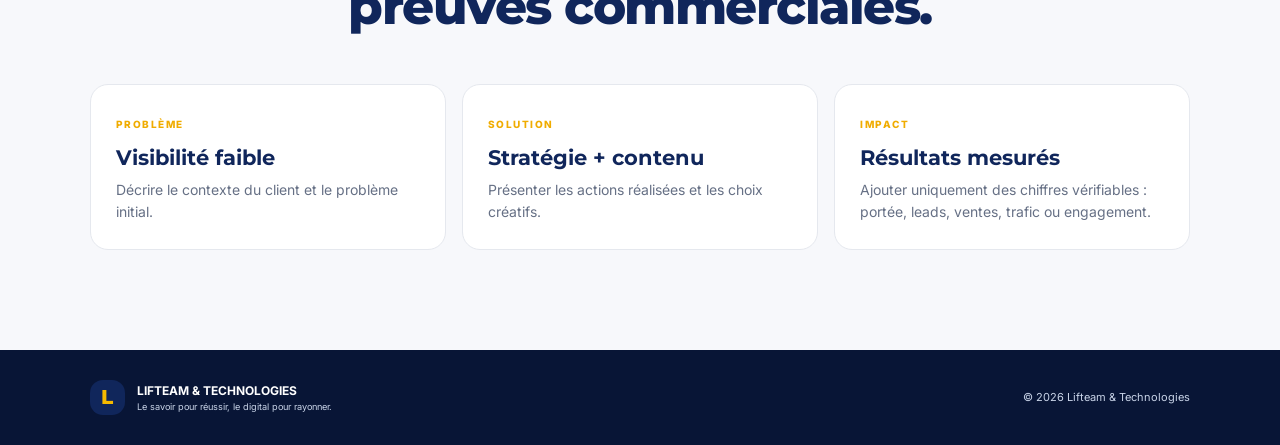
<file: portfolio.html>
<!doctype html><html lang="fr"><head><meta charset="utf-8"><meta name="viewport" content="width=device-width, initial-scale=1"><meta name="description" content="Portfolio Lifteam & Technologies : identité, contenu, campagnes, Web et projets digitaux."><meta name="theme-color" content="#10265B"><title>Portfolio | Lifteam & Technologies</title><link rel="stylesheet" href="styles.css"><link href="https://fonts.googleapis.com/css2?family=Inter:wght@400;500;600;700;800&family=Montserrat:wght@600;700;800&display=swap" rel="stylesheet"></head><body><header class="site-header"><a class="brand" href="index.html"><span class="brand-mark">L</span><span><strong>LIFTEAM <em>&amp;</em></strong><small>TECHNOLOGIES</small></span></a><nav class="desktop-nav"><a href="index.html#formations">Formations</a><a href="agence.html">Agence</a><a class="active-link" href="portfolio.html">Portfolio</a><a href="a-propos.html">À propos</a><a href="index.html#contact">Contact</a><a href="auth.html">Mon espace</a></nav><button class="menu-btn" aria-label="Menu">☰</button></header><main><section class="inner-hero compact"><p class="eyebrow">PORTFOLIO</p><h1>Des concepts qui deviennent des expériences.</h1><p>Une vitrine structurée pour présenter vos réalisations vérifiées : identité, campagnes, contenus, sites et projets digitaux.</p></section><section class="section"><div class="portfolio-grid portfolio-grid-page"><article class="work work-1"><span>01 • IDENTITÉ</span><strong>Branding &amp; communication</strong><p>Présenter une identité cohérente, premium et reconnaissable.</p></article><article class="work work-2"><span>02 • WEB</span><strong>Sites &amp; expériences digitales</strong><p>Structurer des parcours Web clairs, rapides et orientés conversion.</p></article><article class="work work-3"><span>03 • CONTENU</span><strong>Campagnes &amp; réseaux sociaux</strong><p>Créer des contenus capables d'attirer, expliquer et faire agir.</p></article><article class="work work-4"><span>04 • IA</span><strong>Automatisation &amp; productivité</strong><p>Transformer les tâches répétitives en systèmes plus efficaces.</p></article></div><div class="proof-note"><strong>Important :</strong> les vignettes de cette V4 sont des catégories de présentation. Remplacez-les progressivement par vos vraies photos, captures, logos clients, résultats et études de cas.</div></section><section class="section case-studies"><div class="section-heading centered"><p class="eyebrow dark">ÉTUDES DE CAS</p><h2>Une structure prête pour vos preuves commerciales.</h2></div><div class="case-grid"><div><span>PROBLÈME</span><h3>Visibilité faible</h3><p>Décrire le contexte du client et le problème initial.</p></div><div><span>SOLUTION</span><h3>Stratégie + contenu</h3><p>Présenter les actions réalisées et les choix créatifs.</p></div><div><span>IMPACT</span><h3>Résultats mesurés</h3><p>Ajouter uniquement des chiffres vérifiables : portée, leads, ventes, trafic ou engagement.</p></div></div></section></main><footer><div class="footer-brand"><span class="brand-mark">L</span><div><strong>LIFTEAM &amp; TECHNOLOGIES</strong><small>Le savoir pour réussir, le digital pour rayonner.</small></div></div><p>© 2026 Lifteam &amp; Technologies</p></footer><script src="script.js"></script><script src="referral.js"></script></body></html>
</file>
<file: styles.css>
*{box-sizing:border-box}html{scroll-behavior:smooth}body{margin:0;font-family:Inter,Arial,sans-serif;color:#171923;background:#fff;line-height:1.6}a{text-decoration:none;color:inherit}.site-header{height:82px;padding:0 5%;display:flex;align-items:center;justify-content:space-between;background:#fff;position:sticky;top:0;z-index:20;border-bottom:1px solid #e9ebf0}.brand{display:flex;align-items:center;gap:13px}.brand-mark{width:43px;height:43px;border-radius:13px;background:#10265b;color:#f5b900;display:grid;place-items:center;font:800 27px Montserrat}.brand strong{display:block;font:800 18px Montserrat;letter-spacing:.04em}.brand em{color:#f5b900;font-style:normal}.brand small{display:block;letter-spacing:.22em;font-size:10px;color:#666}.desktop-nav{display:flex;align-items:center;gap:26px;font-size:14px;font-weight:600}.desktop-nav a:hover{color:#10265b}.nav-cta{background:#10265b;color:#fff;padding:12px 18px;border-radius:999px}.menu-btn{display:none;border:0;background:none;font-size:28px}.hero{min-height:670px;background:linear-gradient(125deg,#10265b 0%,#172e66 58%,#25334e 100%);color:#fff;padding:85px 7%;display:grid;grid-template-columns:1.1fr .9fr;gap:50px;align-items:center;overflow:hidden}.eyebrow{font-size:13px;letter-spacing:.24em;font-weight:800;color:#f5b900;margin:0 0 18px}.eyebrow.dark{color:#10265b}.hero h1{font:800 clamp(45px,6vw,76px)/1.02 Montserrat;margin:0;letter-spacing:-.045em}.hero h1 span{color:#fff}.hero h1 b{color:#f5b900}.lead{max-width:700px;font-size:19px;color:#dce5f5;margin:28px 0 34px}.actions{display:flex;gap:14px;flex-wrap:wrap}.btn{display:inline-flex;align-items:center;justify-content:center;gap:12px;padding:16px 24px;border-radius:13px;font-weight:800;transition:.2s}.btn:hover{transform:translateY(-2px)}.btn-gold{background:#f5b900;color:#171923}.btn-outline{border:1px solid rgba(255,255,255,.35);color:#fff}.btn-dark{background:#10265b;color:#fff}.hero-card{min-height:430px;position:relative;display:grid;place-items:center}.orb{width:300px;height:300px;border-radius:50%;background:radial-gradient(circle at 35% 30%,#f5b900 0,#d89e00 18%,#274681 48%,transparent 70%);filter:blur(1px);opacity:.9}.hero-panel{position:absolute;width:250px;padding:25px;background:rgba(10,24,59,.8);border:1px solid rgba(255,255,255,.2);border-radius:22px;backdrop-filter:blur(12px);box-shadow:0 20px 60px rgba(0,0,0,.25);right:5%;bottom:20px}.hero-panel span{font-size:10px;letter-spacing:.18em;color:#f5b900;font-weight:800}.hero-panel strong{display:block;font:700 21px/1.45 Montserrat;margin-top:10px}.floating-card{position:absolute;background:#fff;color:#10265b;border-radius:12px;padding:12px 16px;font-weight:800;font-size:12px;box-shadow:0 14px 40px rgba(0,0,0,.22)}.fc1{top:35px;right:5%}.fc2{left:2%;bottom:80px}.stats{display:grid;grid-template-columns:repeat(4,1fr);background:#fff;box-shadow:0 8px 30px rgba(16,38,91,.08);padding:30px 7%;gap:20px}.stats div{display:flex;flex-direction:column;align-items:center;text-align:center;border-right:1px solid #e5e7eb}.stats div:last-child{border:0}.stats strong{font:800 32px Montserrat;color:#10265b}.stats span{font-size:12px;color:#6a6e79}.section{padding:100px 7%}.section-heading{max-width:800px}.section-heading.centered{text-align:center;margin:0 auto 50px}.section-heading h2,.method h2,.contact h2,.lci h2{font:800 clamp(32px,4vw,50px)/1.08 Montserrat;color:#10265b;margin:0 0 18px;letter-spacing:-.03em}.section-heading p:last-child,.method-copy p:last-child,.lci-copy>p,.about p{color:#667085;font-size:17px}.axis-grid{display:grid;grid-template-columns:1fr 1fr;gap:22px}.axis{padding:42px;border-radius:25px;position:relative;overflow:hidden;min-height:360px}.axis-blue{background:#10265b;color:#fff}.axis-dark{background:#f4f6fa;color:#171923;border:1px solid #e6e8ed}.axis .number{position:absolute;right:30px;top:25px;font:800 13px Montserrat;color:#f5b900}.axis .icon{font-size:34px}.axis .tag{font-size:11px;letter-spacing:.18em;font-weight:800;color:#f5b900}.axis h3{font:800 30px Montserrat;margin:12px 0}.axis p:not(.tag){color:#dce5f5}.axis-dark p:not(.tag){color:#667085}.text-link{display:inline-block;margin-top:20px;font-weight:800;color:#f5b900}.axis-dark .text-link{color:#10265b}.catalog{background:#f7f8fb}.filterbar{margin-bottom:30px}.filterbar input{width:100%;max-width:560px;padding:15px 18px;border:1px solid #dfe3ea;border-radius:12px;font:inherit;outline:none}.filters{display:flex;gap:8px;overflow:auto;padding:16px 0 5px}.filter{white-space:nowrap;border:1px solid #dfe3ea;background:#fff;border-radius:999px;padding:9px 14px;font-weight:700;color:#4b5563;cursor:pointer}.filter.active{background:#10265b;color:#fff;border-color:#10265b}.course-grid{display:grid;grid-template-columns:repeat(4,1fr);gap:16px}.course-card{background:#fff;border:1px solid #e7e9ef;border-radius:18px;padding:22px;min-height:220px;display:flex;flex-direction:column;box-shadow:0 8px 25px rgba(16,38,91,.04)}.course-card .cat{font-size:10px;font-weight:800;letter-spacing:.16em;color:#f0ac00}.course-card h3{font:700 21px Montserrat;color:#10265b;margin:12px 0 8px;line-height:1.15}.course-card p{font-size:13px;color:#667085;margin:0}.course-card a{margin-top:auto;padding-top:18px;font-weight:800;color:#10265b;font-size:13px}.empty{text-align:center;color:#667085}.method{background:#10265b;color:#fff;display:grid;grid-template-columns:.8fr 1.2fr;gap:70px;align-items:center}.method h2{color:#fff}.method-copy>p:last-child{color:#c9d4e8}.steps{display:grid;grid-template-columns:1fr 1fr;gap:18px}.steps div{border:1px solid rgba(255,255,255,.15);border-radius:18px;padding:25px;background:rgba(255,255,255,.04)}.steps span{color:#f5b900;font:800 12px Montserrat}.steps strong{display:block;font:700 23px Montserrat;margin:8px 0}.steps p{margin:0;color:#c9d4e8;font-size:14px}.agency{background:#0c1e49;color:#fff}.section-heading.light h2{color:#fff}.section-heading.light p:last-child{color:#c9d4e8}.service-grid{display:grid;grid-template-columns:repeat(4,1fr);gap:16px;max-width:1200px;margin:auto}.service-card{background:#fff;color:#171923;border-radius:18px;padding:25px;min-height:200px;border-top:4px solid #f5b900}.service-card .num{font:800 11px Montserrat;color:#10265b}.service-card h3{font:700 20px Montserrat;color:#10265b;margin:10px 0}.service-card p{font-size:13px;color:#667085;margin:0}.center-actions{text-align:center;margin-top:38px}.lci{display:grid;grid-template-columns:1fr .8fr;gap:50px;align-items:center;background:#f7f8fb}.chips{display:flex;gap:8px;flex-wrap:wrap;margin:25px 0}.chips span{background:#fff;border:1px solid #e2e5eb;border-radius:999px;padding:8px 12px;font-size:11px;font-weight:700;color:#10265b}.certificate{min-height:280px;border-radius:24px;background:linear-gradient(135deg,#10265b,#1d3974);color:#fff;padding:40px;display:flex;flex-direction:column;align-items:center;justify-content:center;text-align:center;box-shadow:0 25px 60px rgba(16,38,91,.18)}.seal{width:105px;height:105px;border:3px solid #f5b900;border-radius:50%;display:grid;place-items:center;font:800 32px Montserrat;color:#f5b900;margin-bottom:20px}.certificate p{font-weight:800;font-size:12px;letter-spacing:.15em}.certificate small{color:#c9d4e8;max-width:330px}.about{padding-bottom:80px}.contact{background:#10265b;color:#fff;display:grid;grid-template-columns:1fr .7fr;gap:50px;align-items:center}.contact h2{color:#fff}.contact>div>p:last-child{color:#c9d4e8}.contact-card{background:#fff;border-radius:20px;padding:28px;color:#171923;display:flex;flex-direction:column;gap:15px}.full{width:100%}.email-link{font-weight:800;color:#10265b}.contact-card span{font-size:12px;color:#667085}footer{background:#081536;color:#c9d4e8;padding:28px 7%;display:flex;justify-content:space-between;gap:20px;align-items:center;font-size:11px}.footer-brand{display:flex;align-items:center;gap:12px}.footer-brand strong{display:block;color:#fff;font-size:12px}.footer-brand small{display:block}.footer-brand .brand-mark{width:35px;height:35px;font-size:20px}@media(max-width:1000px){.course-grid{grid-template-columns:repeat(2,1fr)}.service-grid{grid-template-columns:repeat(2,1fr)}.hero{grid-template-columns:1fr}.hero-card{display:none}.method,.lci,.contact{grid-template-columns:1fr}.desktop-nav{display:none}.menu-btn{display:block}.stats{grid-template-columns:repeat(2,1fr)}.stats div:nth-child(2){border:0}}@media(max-width:650px){.site-header{height:72px;padding:0 5%}.brand strong{font-size:15px}.brand small{font-size:8px}.hero{padding:60px 6%;min-height:auto}.hero h1{font-size:43px}.lead{font-size:16px}.actions,.actions .btn{width:100%}.section{padding:72px 6%}.axis-grid,.course-grid,.service-grid,.steps{grid-template-columns:1fr}.stats{padding:24px 6%;grid-template-columns:1fr 1fr}.stats div{border:0}.section-heading h2,.method h2,.contact h2,.lci h2{font-size:34px}.filters{margin-right:-6vw}.axis{padding:30px}.contact-card{padding:20px}footer{flex-direction:column;align-items:flex-start}.hero-card{display:none}}

/* V4 — commercial expansion */
.trust-row{display:flex;flex-wrap:wrap;gap:18px;margin-top:24px;color:#dce5f5;font-size:12px;font-weight:700}.trust-row span{padding:8px 12px;border:1px solid rgba(255,255,255,.16);border-radius:999px}.agency-preview{background:#f7f8fb}.active-link{color:#10265b!important}.inner-hero{padding:90px 7%;background:linear-gradient(120deg,#10265b,#1d3974);color:#fff}.inner-hero h1{max-width:850px;font:800 clamp(42px,6vw,70px)/1.05 Montserrat;margin:0 0 22px;letter-spacing:-.04em}.inner-hero p:not(.eyebrow){max-width:760px;color:#dce5f5;font-size:18px}.dark-outline{border-color:#10265b;color:#10265b}.compact{padding-top:75px;padding-bottom:75px}.service-grid-large{grid-template-columns:repeat(4,1fr)}.service-card{transition:transform .2s,box-shadow .2s}.service-card:hover{transform:translateY(-5px);box-shadow:0 20px 45px rgba(16,38,91,.12)}.service-card a{display:inline-block;margin-top:16px;font-size:12px;font-weight:800;color:#10265b}.process{background:#f7f8fb}.process-grid{display:grid;grid-template-columns:repeat(3,1fr);gap:16px;margin-top:40px}.process-grid div,.proof-grid>div,.case-grid>div{background:#fff;border:1px solid #e5e8ee;border-radius:18px;padding:25px}.process-grid span,.proof-grid span{color:#f5b900;font:800 11px Montserrat;letter-spacing:.1em}.process-grid h3,.proof-grid h3,.case-grid h3{font:700 21px Montserrat;color:#10265b;margin:9px 0}.process-grid p,.proof-grid p,.case-grid p{color:#667085;font-size:14px;margin:0}.quote-cta{background:#10265b;color:#fff;text-align:center}.quote-cta h2{max-width:850px;margin:0 auto 28px;font:800 clamp(32px,4vw,52px)/1.08 Montserrat}.proof-grid{display:grid;grid-template-columns:repeat(4,1fr);gap:16px}.testimonial-grid{display:grid;grid-template-columns:repeat(3,1fr);gap:16px}.testimonial-grid article{border:1px solid #e5e8ee;border-radius:18px;padding:25px;background:#fff}.stars{color:#f5b900;letter-spacing:3px}.testimonial-grid p{font-size:17px;color:#10265b;font-weight:600}.testimonial-grid strong{font-size:11px;color:#667085}.portfolio-preview{background:#f7f8fb}.portfolio-grid{display:grid;grid-template-columns:repeat(3,1fr);gap:16px}.work{min-height:240px;border-radius:22px;padding:28px;color:#fff;display:flex;flex-direction:column;justify-content:flex-end;position:relative;overflow:hidden;background:#10265b}.work:before{content:"";position:absolute;inset:0;background:linear-gradient(160deg,rgba(245,185,0,.15),rgba(16,38,91,.95));z-index:0}.work>*{position:relative;z-index:1}.work span{font-size:10px;letter-spacing:.15em;font-weight:800;color:#f5b900}.work strong{font:800 25px Montserrat;max-width:300px}.work p{color:#dce5f5;font-size:13px}.work-2{background:linear-gradient(135deg,#19376f,#0b1735)}.work-3{background:linear-gradient(135deg,#4b3b19,#10265b)}.work-4{background:linear-gradient(135deg,#253c68,#101522)}.portfolio-grid-page{grid-template-columns:repeat(2,1fr)}.proof-note{margin-top:25px;background:#fff8df;border:1px solid #f5d879;padding:17px 20px;border-radius:14px;font-size:13px;color:#6b5a22}.case-studies{background:#f7f8fb}.case-grid{display:grid;grid-template-columns:repeat(3,1fr);gap:16px}.case-grid span{font-size:10px;letter-spacing:.15em;font-weight:800;color:#f0ac00}.about-columns{display:grid;grid-template-columns:1fr 1fr;gap:70px;align-items:start}.about-columns h2{font:800 clamp(32px,4vw,50px)/1.08 Montserrat;color:#10265b;margin:0}.about-columns p{color:#667085;font-size:17px}.values{background:#f7f8fb}.faq{background:#fff}.faq-list{max-width:900px;margin:auto}.faq-list details{border-bottom:1px solid #e5e8ee;padding:20px 0}.faq-list summary{cursor:pointer;font:700 18px Montserrat;color:#10265b}.faq-list p{color:#667085;max-width:800px}.center-actions{display:flex;justify-content:center;gap:12px;flex-wrap:wrap}.footer-links{display:flex;gap:18px;font-size:11px}.footer-links a:hover{color:#f5b900}@media(max-width:1000px){.service-grid-large,.proof-grid{grid-template-columns:repeat(2,1fr)}.process-grid,.case-grid{grid-template-columns:repeat(2,1fr)}.testimonial-grid{grid-template-columns:1fr}.about-columns{grid-template-columns:1fr}.portfolio-grid-page{grid-template-columns:1fr}}@media(max-width:650px){.service-grid-large,.proof-grid,.process-grid,.case-grid,.portfolio-grid,.testimonial-grid{grid-template-columns:1fr}.inner-hero{padding:65px 6%}.inner-hero h1{font-size:42px}.trust-row{gap:8px}.footer-links{flex-wrap:wrap}.quote-cta{text-align:left}.quote-cta h2{margin-left:0}.work{min-height:210px}}
.service-detail{background:#fff}.detail-columns{display:grid;grid-template-columns:1.3fr .7fr;gap:55px;align-items:start}.detail-columns h2{font:800 clamp(30px,4vw,48px)/1.1 Montserrat;color:#10265b;margin:0}.detail-lead{font-size:18px;color:#667085}.service-result{background:#10265b;color:#fff;border-radius:22px;padding:30px}.service-result span{display:block;color:#f5b900;font:800 10px Montserrat;letter-spacing:.16em;margin-bottom:12px}.service-result strong{font:700 21px Montserrat;line-height:1.35}.detail-deliverables{margin-top:70px}.detail-deliverables h2{font:800 32px Montserrat;color:#10265b}.deliverable-grid{display:grid;grid-template-columns:repeat(3,1fr);gap:15px;margin-top:22px}.deliverable-grid div{border:1px solid #e5e8ee;border-radius:16px;padding:20px;background:#f7f8fb}.deliverable-grid span{display:block;color:#f5b900;font:800 10px Montserrat}.deliverable-grid strong{display:block;margin-top:8px;color:#10265b}.service-cta{margin-top:65px;padding:40px;border-radius:24px;background:linear-gradient(120deg,#10265b,#1d3974);color:#fff}.service-cta h2{font:800 34px Montserrat;margin:0 0 10px}.service-cta p{color:#dce5f5;max-width:700px}@media(max-width:800px){.detail-columns,.deliverable-grid{grid-template-columns:1fr}}
</file>
<file: digital-partners.css>
.dp-hero{background:linear-gradient(125deg,#10265b,#1d3974);color:#fff;padding:82px 7%;display:grid;grid-template-columns:1.15fr .55fr;gap:45px;align-items:center}.dp-hero h1{font:800 clamp(42px,6vw,70px)/1.03 Montserrat;margin:0 0 20px}.dp-hero h1 span{color:#f5b900}.dp-hero p:not(.eyebrow){max-width:760px;color:#dce5f5;font-size:18px}.dp-card{background:#fff;color:#10265b;border-radius:24px;padding:34px;box-shadow:0 25px 70px rgba(0,0,0,.2)}.dp-card strong{display:block;font:800 25px Montserrat}.dp-card span{color:#667085;font-size:13px}.dp-rate{font:800 48px Montserrat;color:#f5b900;margin-top:28px}.dp-card small{color:#667085}.dp-steps,.level-grid,.rule-grid{display:grid;grid-template-columns:repeat(3,1fr);gap:16px}.dp-steps>div,.rule-grid>div{background:#f7f8fb;border:1px solid #e5e8ee;border-radius:18px;padding:24px}.dp-steps b{color:#f5b900}.dp-steps h3,.rule-grid h3{color:#10265b;font:700 20px Montserrat;margin:10px 0}.dp-steps p,.rule-grid p{color:#667085}.dp-levels{background:#f7f8fb}.level-grid{grid-template-columns:repeat(4,1fr)}.level-grid>div{background:#fff;border-top:4px solid #f5b900;border-radius:16px;padding:25px;text-align:center}.level-grid span{font-size:10px;font-weight:800;letter-spacing:.14em;color:#10265b}.level-grid strong{display:block;font:800 38px Montserrat;color:#10265b;margin:8px 0}.level-grid p{font-size:12px;color:#667085}.dp-product{display:grid;grid-template-columns:1fr 1fr;gap:45px;align-items:center}.dp-product h2{font:800 46px Montserrat;color:#10265b}.dp-product li{margin:8px 0;color:#667085}.dp-loop{background:#10265b;color:#fff;border-radius:22px;padding:30px;display:flex;gap:10px;flex-wrap:wrap;justify-content:center;align-items:center}.dp-loop span{background:#fff;color:#10265b;border-radius:999px;padding:9px 12px;font-size:10px;font-weight:800}.dp-loop b{color:#f5b900}.dp-form{background:#f7f8fb}.dp-form form{max-width:900px;margin:35px auto 0;background:#fff;padding:30px;border-radius:20px;border:1px solid #e5e8ee}.form-grid{display:grid;grid-template-columns:1fr 1fr;gap:18px}.dp-form label{display:grid;gap:7px;font-size:12px;font-weight:800;color:#10265b}.dp-form input,.dp-form textarea{width:100%;border:1px solid #dfe3ea;border-radius:10px;padding:13px;font:inherit}.full-field{margin-top:18px}.check{display:flex!important;grid-template-columns:auto 1fr!important;align-items:center;margin:18px 0}.check input{width:auto}.candidate-msg{background:#eef8f0;padding:12px;border-radius:10px;color:#245b31}.dp-trust{background:#fff}.rule-grid{grid-template-columns:repeat(4,1fr)}@media(max-width:900px){.dp-hero,.dp-product{grid-template-columns:1fr}.dp-steps,.level-grid,.rule-grid{grid-template-columns:1fr 1fr}}@media(max-width:650px){.dp-hero{padding:60px 6%}.dp-steps,.level-grid,.rule-grid,.form-grid{grid-template-columns:1fr}.dp-card{margin-top:10px}.dp-product h2{font-size:36px}}
</file>
